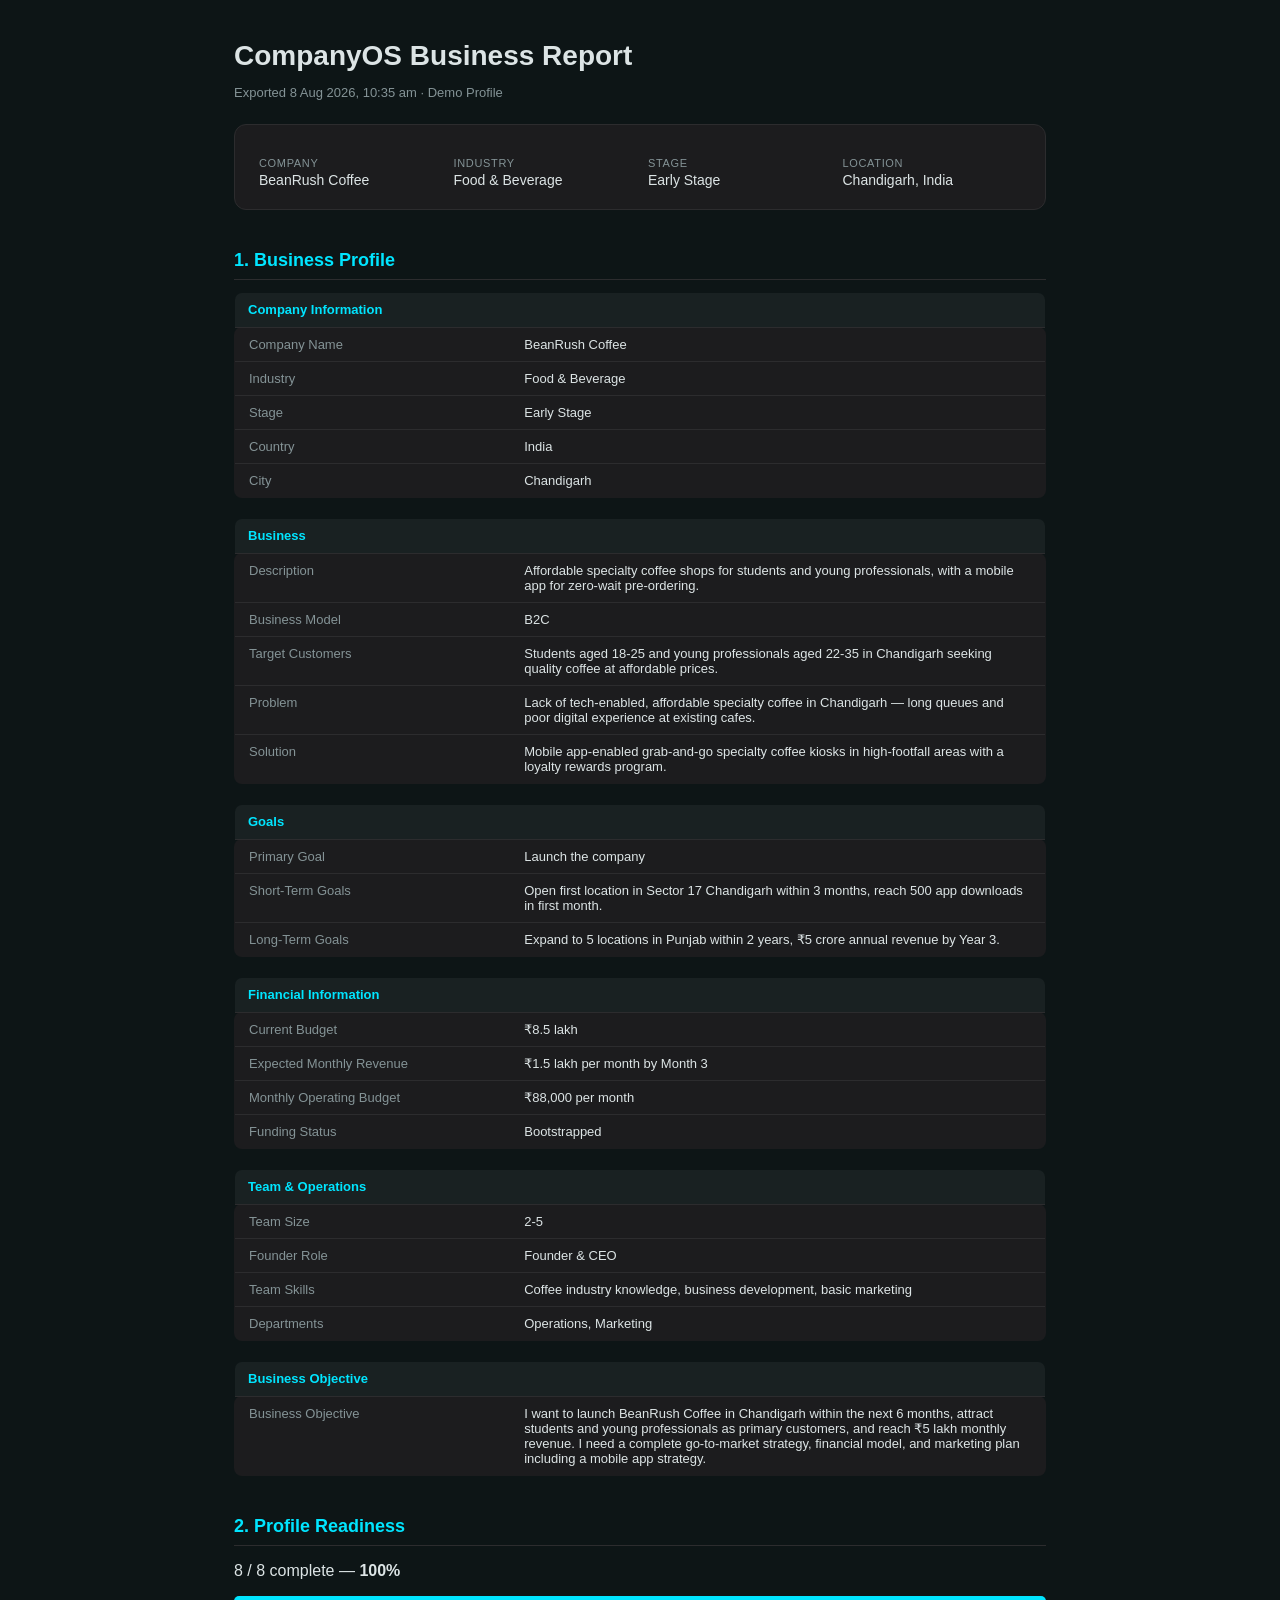
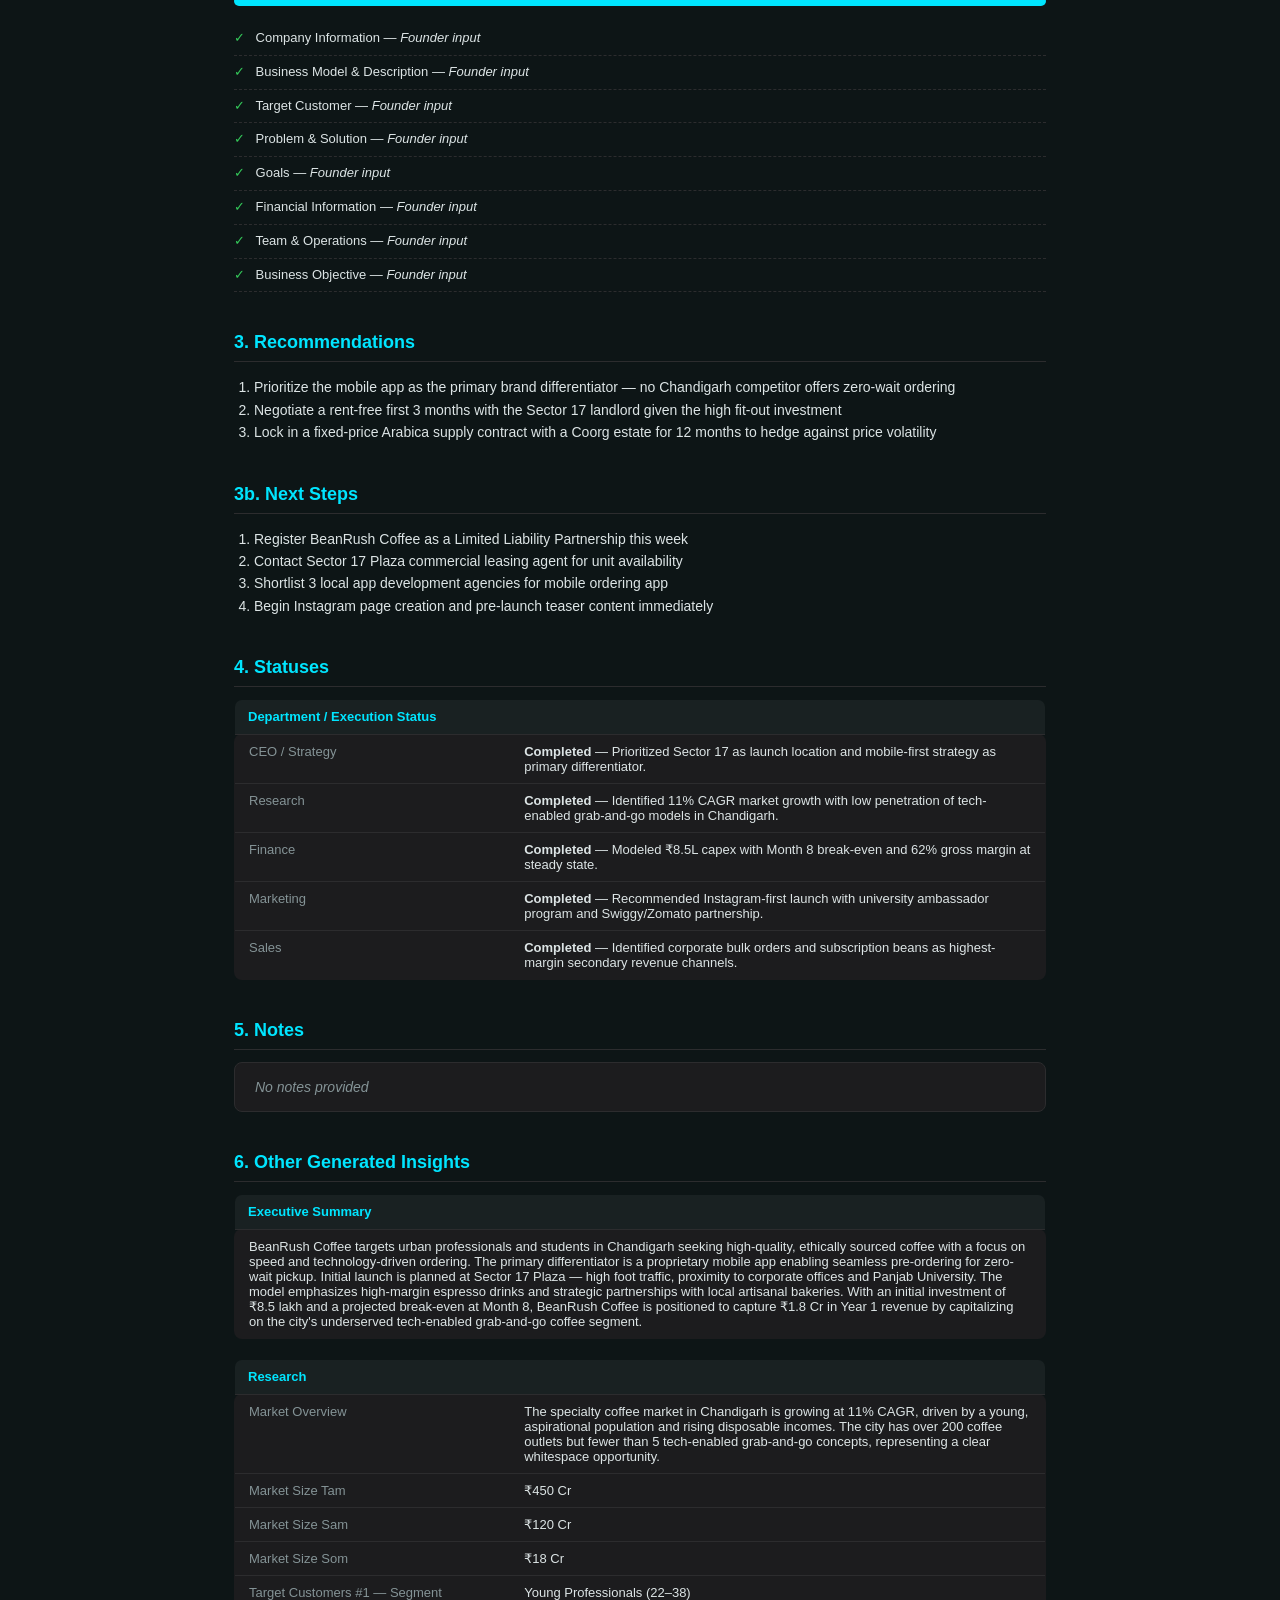
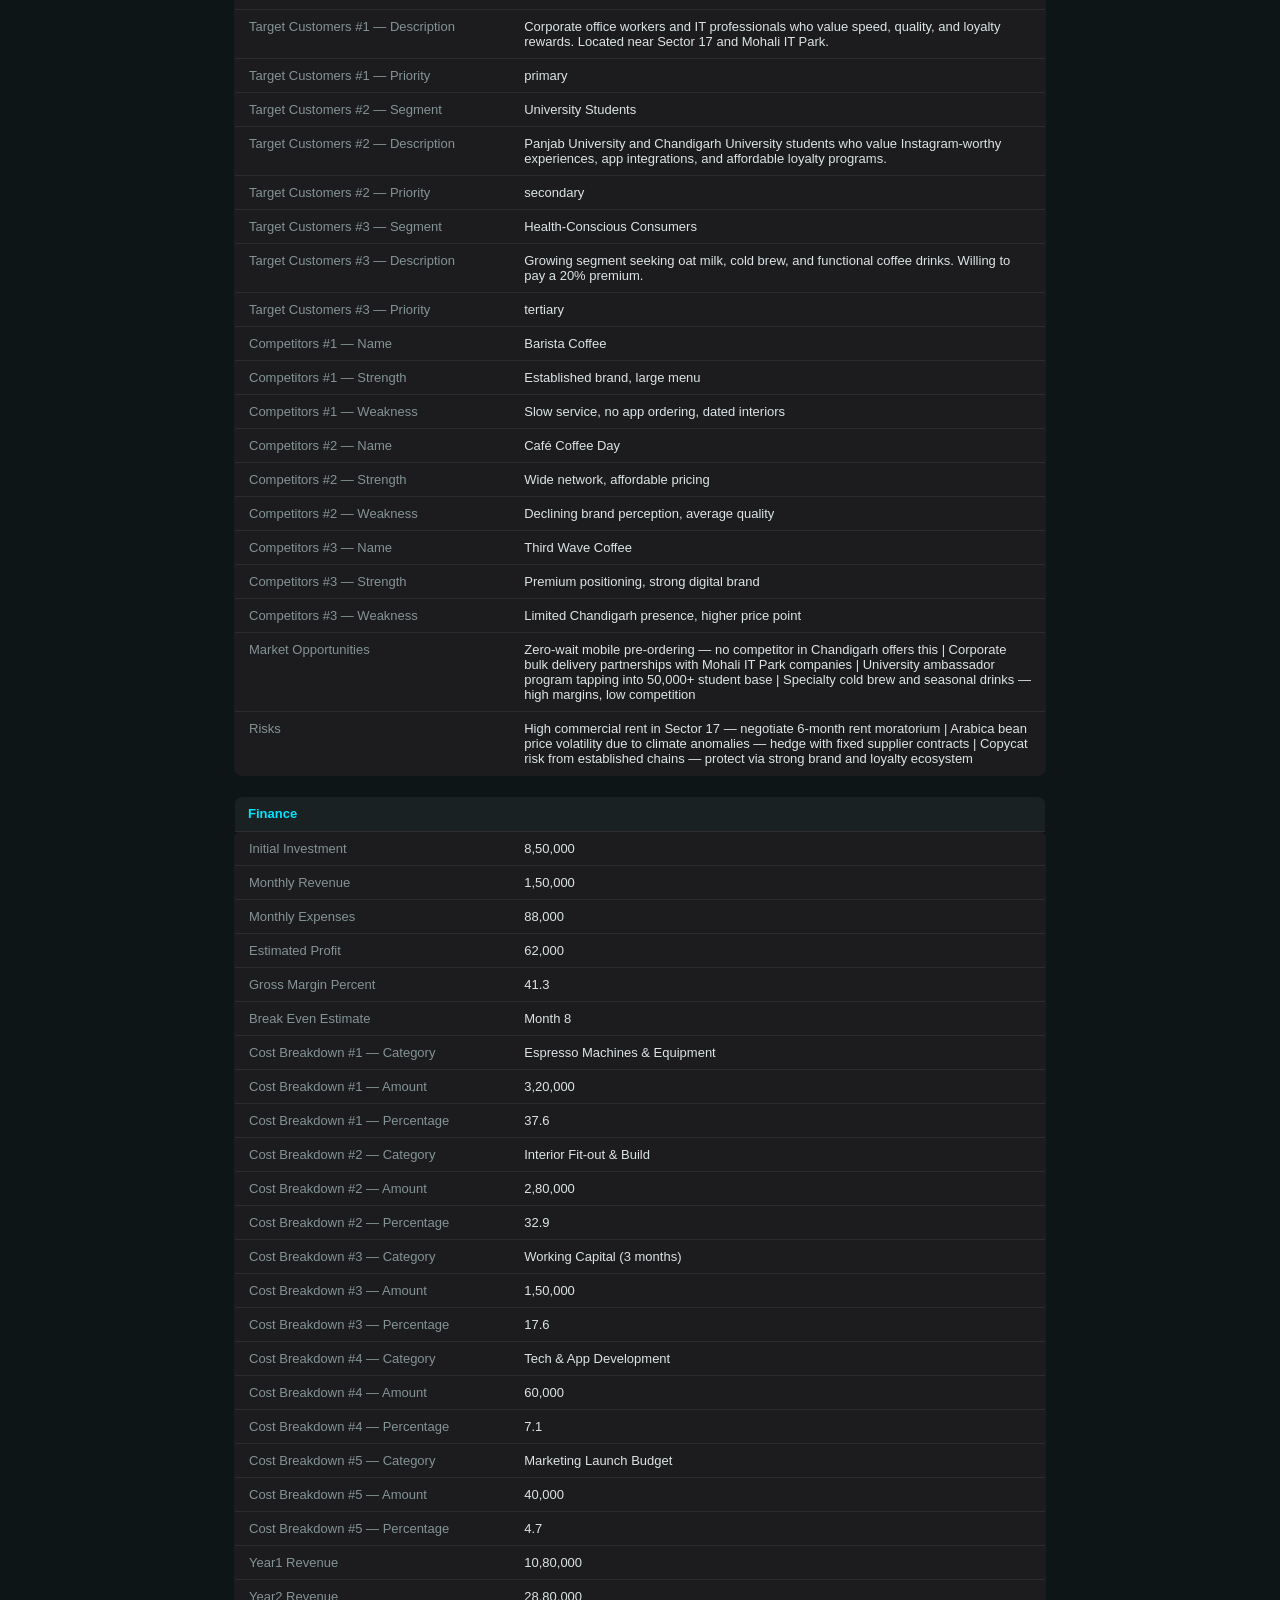
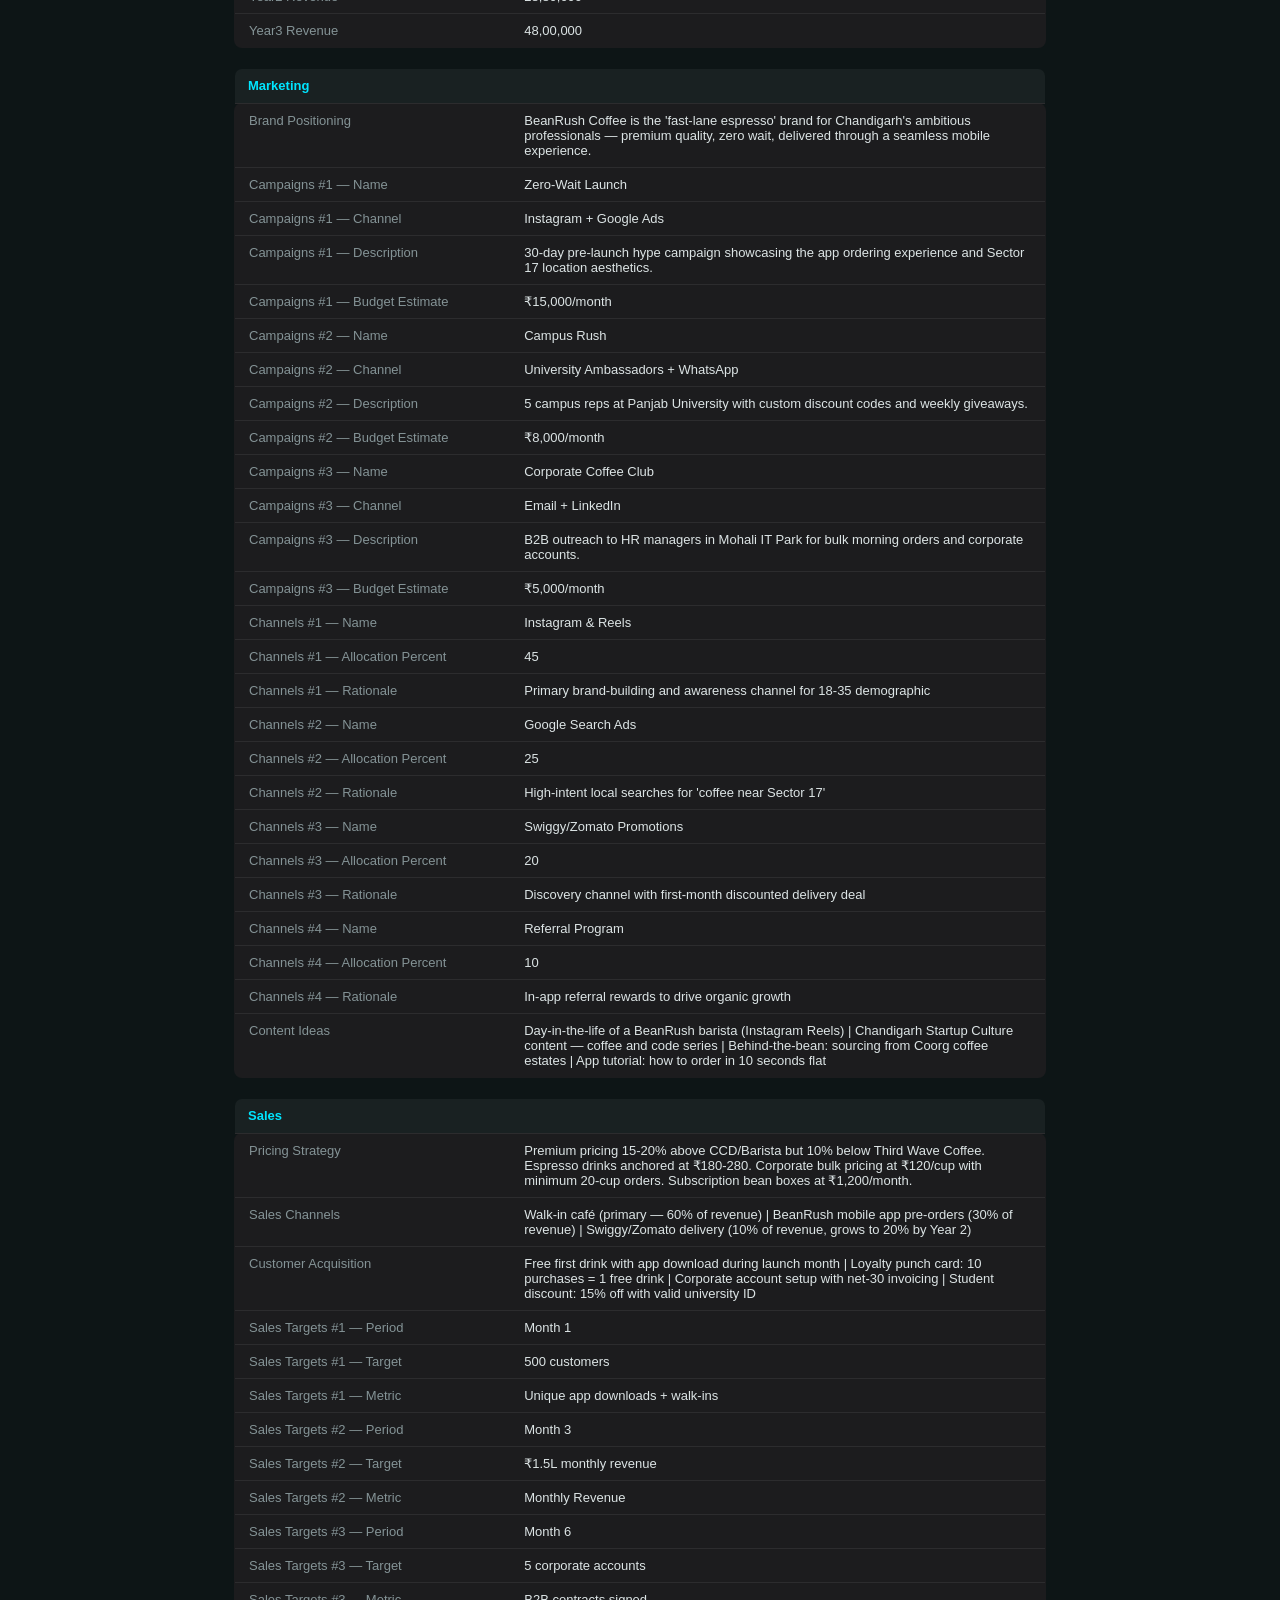
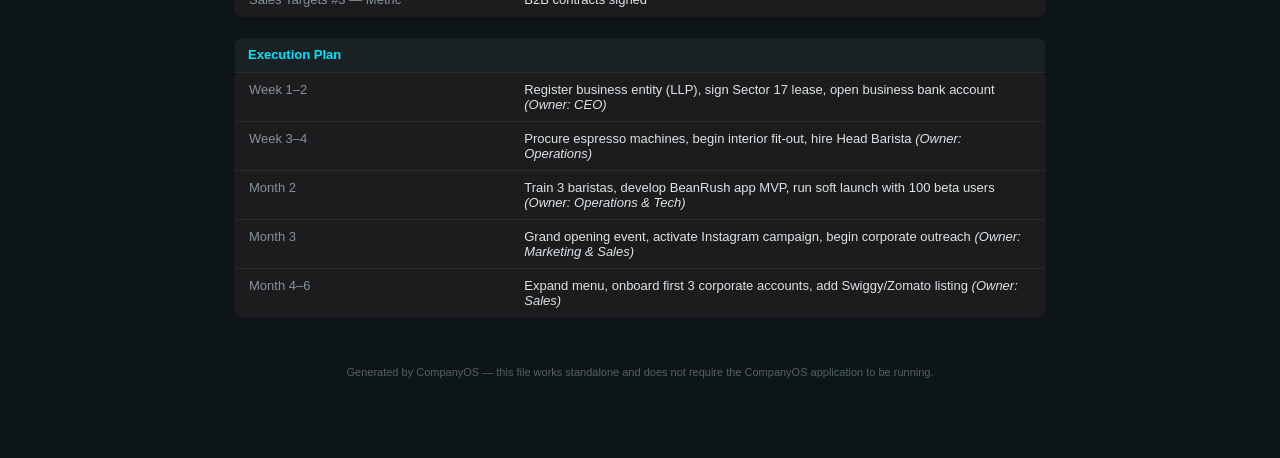
<file: sample_exports/BeanRush-Coffee-CompanyOS-Report.html>
<!DOCTYPE html>
<html lang="en">
<head>
<meta charset="utf-8">
<title>BeanRush Coffee — CompanyOS Business Report</title>
<style>
  * { box-sizing: border-box; }
  body { font-family: -apple-system, Segoe UI, Roboto, Inter, Arial, sans-serif; background:#0d1516; color:#dce4e5; margin:0; padding:0; }
  .wrap { max-width: 860px; margin: 0 auto; padding: 40px 24px 80px; }
  h1 { font-size: 28px; margin: 0 0 4px; }
  h2 { font-size: 18px; margin: 40px 0 12px; padding-bottom: 8px; border-bottom: 1px solid #2C2C2E; color:#00e5ff; }
  .subtitle { color:#849396; font-size: 13px; margin-bottom: 24px; }
  .header-card { background:#1C1C1E; border:1px solid #2C2C2E; border-radius:12px; padding:20px 24px; margin-bottom: 8px; }
  .header-grid { display:grid; grid-template-columns: repeat(auto-fit, minmax(160px,1fr)); gap:16px; margin-top:12px; }
  .header-grid div span.label { display:block; font-size:11px; text-transform:uppercase; letter-spacing:.06em; color:#849396; margin-bottom:2px; }
  .header-grid div span.value { font-size:14px; color:#dce4e5; }
  table.kv { width:100%; border-collapse: collapse; margin-bottom: 20px; background:#1C1C1E; border:1px solid #2C2C2E; border-radius:8px; overflow:hidden; }
  table.kv caption { text-align:left; font-weight:600; font-size:13px; padding:10px 14px; background:#192122; color:#00e5ff; caption-side: top; }
  table.kv th, table.kv td { text-align:left; padding:9px 14px; border-top:1px solid #2C2C2E; font-size:13px; vertical-align: top; }
  table.kv th { width: 34%; color:#849396; font-weight:500; }
  table.kv td { color:#dce4e5; word-break: break-word; }
  ol, ul { padding-left: 20px; font-size: 14px; line-height:1.6; }
  ul.readiness { list-style:none; padding-left:0; }
  ul.readiness li { padding:6px 0; border-bottom:1px dashed #2C2C2E; font-size:13px; }
  ul.readiness li .mark { display:inline-block; width:18px; }
  ul.readiness li.ok .mark { color:#34C759; }
  ul.readiness li.warn .mark { color:#f3bf26; }
  .progress-bar-bg { background:#2e3638; border-radius:6px; height:10px; overflow:hidden; margin: 8px 0 16px; }
  .progress-bar-fill { background:#00e5ff; height:100%; }
  .muted { color:#849396; font-style: italic; }
  .notes-box { background:#1C1C1E; border:1px solid #2C2C2E; border-radius:8px; padding:16px 20px; font-size:14px; white-space:pre-wrap; }
  footer { margin-top:48px; color:#516368; font-size:11px; text-align:center; }
  @media print { body { background:#fff; color:#111; } .header-card, table.kv, .notes-box { background:#fff; border-color:#ccc; } h2 { color:#111; } }
</style>
</head>
<body>
<div class="wrap">
  <h1>CompanyOS Business Report</h1>
  <p class="subtitle">Exported 8 Aug 2026, 10:35 am · Demo Profile</p>

  <div class="header-card">
    <div class="header-grid">
      <div><span class="label">Company</span><span class="value">BeanRush Coffee</span></div>
      <div><span class="label">Industry</span><span class="value">Food &amp; Beverage</span></div>
      <div><span class="label">Stage</span><span class="value">Early Stage</span></div>
      <div><span class="label">Location</span><span class="value">Chandigarh, India</span></div>
    </div>
  </div>

  <h2>1. Business Profile</h2>
  <table class="kv"><caption>Company Information</caption><tr><th>Company Name</th><td>BeanRush Coffee</td></tr><tr><th>Industry</th><td>Food &amp; Beverage</td></tr><tr><th>Stage</th><td>Early Stage</td></tr><tr><th>Country</th><td>India</td></tr><tr><th>City</th><td>Chandigarh</td></tr></table>
  <table class="kv"><caption>Business</caption><tr><th>Description</th><td>Affordable specialty coffee shops for students and young professionals, with a mobile app for zero-wait pre-ordering.</td></tr><tr><th>Business Model</th><td>B2C</td></tr><tr><th>Target Customers</th><td>Students aged 18-25 and young professionals aged 22-35 in Chandigarh seeking quality coffee at affordable prices.</td></tr><tr><th>Problem</th><td>Lack of tech-enabled, affordable specialty coffee in Chandigarh — long queues and poor digital experience at existing cafes.</td></tr><tr><th>Solution</th><td>Mobile app-enabled grab-and-go specialty coffee kiosks in high-footfall areas with a loyalty rewards program.</td></tr></table>
  <table class="kv"><caption>Goals</caption><tr><th>Primary Goal</th><td>Launch the company</td></tr><tr><th>Short-Term Goals</th><td>Open first location in Sector 17 Chandigarh within 3 months, reach 500 app downloads in first month.</td></tr><tr><th>Long-Term Goals</th><td>Expand to 5 locations in Punjab within 2 years, ₹5 crore annual revenue by Year 3.</td></tr></table>
  <table class="kv"><caption>Financial Information</caption><tr><th>Current Budget</th><td>₹8.5 lakh</td></tr><tr><th>Expected Monthly Revenue</th><td>₹1.5 lakh per month by Month 3</td></tr><tr><th>Monthly Operating Budget</th><td>₹88,000 per month</td></tr><tr><th>Funding Status</th><td>Bootstrapped</td></tr></table>
  <table class="kv"><caption>Team &amp; Operations</caption><tr><th>Team Size</th><td>2-5</td></tr><tr><th>Founder Role</th><td>Founder &amp; CEO</td></tr><tr><th>Team Skills</th><td>Coffee industry knowledge, business development, basic marketing</td></tr><tr><th>Departments</th><td>Operations, Marketing</td></tr></table>
  <table class="kv"><caption>Business Objective</caption><tr><th>Business Objective</th><td>I want to launch BeanRush Coffee in Chandigarh within the next 6 months, attract students and young professionals as primary customers, and reach ₹5 lakh monthly revenue. I need a complete go-to-market strategy, financial model, and marketing plan including a mobile app strategy.</td></tr></table>

  <h2>2. Profile Readiness</h2>
  <p>8 / 8 complete — <strong>100%</strong></p>
  <div class="progress-bar-bg"><div class="progress-bar-fill" style="width:100%"></div></div>
  <ul class="readiness"><li class="ok"><span class="mark">✓</span> Company Information — <em>Founder input</em></li><li class="ok"><span class="mark">✓</span> Business Model &amp; Description — <em>Founder input</em></li><li class="ok"><span class="mark">✓</span> Target Customer — <em>Founder input</em></li><li class="ok"><span class="mark">✓</span> Problem &amp; Solution — <em>Founder input</em></li><li class="ok"><span class="mark">✓</span> Goals — <em>Founder input</em></li><li class="ok"><span class="mark">✓</span> Financial Information — <em>Founder input</em></li><li class="ok"><span class="mark">✓</span> Team &amp; Operations — <em>Founder input</em></li><li class="ok"><span class="mark">✓</span> Business Objective — <em>Founder input</em></li></ul>

  <h2>3. Recommendations</h2>
  <ol><li>Prioritize the mobile app as the primary brand differentiator — no Chandigarh competitor offers zero-wait ordering</li><li>Negotiate a rent-free first 3 months with the Sector 17 landlord given the high fit-out investment</li><li>Lock in a fixed-price Arabica supply contract with a Coorg estate for 12 months to hedge against price volatility</li></ol>

  <h2>3b. Next Steps</h2>
  <ol><li>Register BeanRush Coffee as a Limited Liability Partnership this week</li><li>Contact Sector 17 Plaza commercial leasing agent for unit availability</li><li>Shortlist 3 local app development agencies for mobile ordering app</li><li>Begin Instagram page creation and pre-launch teaser content immediately</li></ol>

  <h2>4. Statuses</h2>
  <table class="kv"><caption>Department / Execution Status</caption><tr><th>CEO / Strategy</th><td><strong>Completed</strong> — Prioritized Sector 17 as launch location and mobile-first strategy as primary differentiator.</td></tr><tr><th>Research</th><td><strong>Completed</strong> — Identified 11% CAGR market growth with low penetration of tech-enabled grab-and-go models in Chandigarh.</td></tr><tr><th>Finance</th><td><strong>Completed</strong> — Modeled ₹8.5L capex with Month 8 break-even and 62% gross margin at steady state.</td></tr><tr><th>Marketing</th><td><strong>Completed</strong> — Recommended Instagram-first launch with university ambassador program and Swiggy/Zomato partnership.</td></tr><tr><th>Sales</th><td><strong>Completed</strong> — Identified corporate bulk orders and subscription beans as highest-margin secondary revenue channels.</td></tr></table>

  <h2>5. Notes</h2>
  <div class="notes-box"><span class="muted">No notes provided</span></div>

  <h2>6. Other Generated Insights</h2>
  <table class="kv"><caption>Executive Summary</caption><tr><td>BeanRush Coffee targets urban professionals and students in Chandigarh seeking high-quality, ethically sourced coffee with a focus on speed and technology-driven ordering. The primary differentiator is a proprietary mobile app enabling seamless pre-ordering for zero-wait pickup.

Initial launch is planned at Sector 17 Plaza — high foot traffic, proximity to corporate offices and Panjab University. The model emphasizes high-margin espresso drinks and strategic partnerships with local artisanal bakeries.

With an initial investment of ₹8.5 lakh and a projected break-even at Month 8, BeanRush Coffee is positioned to capture ₹1.8 Cr in Year 1 revenue by capitalizing on the city&#39;s underserved tech-enabled grab-and-go coffee segment.</td></tr></table>
  <table class="kv"><caption>Research</caption><tr><th>Market Overview</th><td>The specialty coffee market in Chandigarh is growing at 11% CAGR, driven by a young, aspirational population and rising disposable incomes. The city has over 200 coffee outlets but fewer than 5 tech-enabled grab-and-go concepts, representing a clear whitespace opportunity.</td></tr><tr><th>Market Size Tam</th><td>₹450 Cr</td></tr><tr><th>Market Size Sam</th><td>₹120 Cr</td></tr><tr><th>Market Size Som</th><td>₹18 Cr</td></tr><tr><th>Target Customers #1 — Segment</th><td>Young Professionals (22–38)</td></tr><tr><th>Target Customers #1 — Description</th><td>Corporate office workers and IT professionals who value speed, quality, and loyalty rewards. Located near Sector 17 and Mohali IT Park.</td></tr><tr><th>Target Customers #1 — Priority</th><td>primary</td></tr><tr><th>Target Customers #2 — Segment</th><td>University Students</td></tr><tr><th>Target Customers #2 — Description</th><td>Panjab University and Chandigarh University students who value Instagram-worthy experiences, app integrations, and affordable loyalty programs.</td></tr><tr><th>Target Customers #2 — Priority</th><td>secondary</td></tr><tr><th>Target Customers #3 — Segment</th><td>Health-Conscious Consumers</td></tr><tr><th>Target Customers #3 — Description</th><td>Growing segment seeking oat milk, cold brew, and functional coffee drinks. Willing to pay a 20% premium.</td></tr><tr><th>Target Customers #3 — Priority</th><td>tertiary</td></tr><tr><th>Competitors #1 — Name</th><td>Barista Coffee</td></tr><tr><th>Competitors #1 — Strength</th><td>Established brand, large menu</td></tr><tr><th>Competitors #1 — Weakness</th><td>Slow service, no app ordering, dated interiors</td></tr><tr><th>Competitors #2 — Name</th><td>Café Coffee Day</td></tr><tr><th>Competitors #2 — Strength</th><td>Wide network, affordable pricing</td></tr><tr><th>Competitors #2 — Weakness</th><td>Declining brand perception, average quality</td></tr><tr><th>Competitors #3 — Name</th><td>Third Wave Coffee</td></tr><tr><th>Competitors #3 — Strength</th><td>Premium positioning, strong digital brand</td></tr><tr><th>Competitors #3 — Weakness</th><td>Limited Chandigarh presence, higher price point</td></tr><tr><th>Market Opportunities</th><td>Zero-wait mobile pre-ordering — no competitor in Chandigarh offers this  |  Corporate bulk delivery partnerships with Mohali IT Park companies  |  University ambassador program tapping into 50,000+ student base  |  Specialty cold brew and seasonal drinks — high margins, low competition</td></tr><tr><th>Risks</th><td>High commercial rent in Sector 17 — negotiate 6-month rent moratorium  |  Arabica bean price volatility due to climate anomalies — hedge with fixed supplier contracts  |  Copycat risk from established chains — protect via strong brand and loyalty ecosystem</td></tr></table>
  <table class="kv"><caption>Finance</caption><tr><th>Initial Investment</th><td>8,50,000</td></tr><tr><th>Monthly Revenue</th><td>1,50,000</td></tr><tr><th>Monthly Expenses</th><td>88,000</td></tr><tr><th>Estimated Profit</th><td>62,000</td></tr><tr><th>Gross Margin Percent</th><td>41.3</td></tr><tr><th>Break Even Estimate</th><td>Month 8</td></tr><tr><th>Cost Breakdown #1 — Category</th><td>Espresso Machines &amp; Equipment</td></tr><tr><th>Cost Breakdown #1 — Amount</th><td>3,20,000</td></tr><tr><th>Cost Breakdown #1 — Percentage</th><td>37.6</td></tr><tr><th>Cost Breakdown #2 — Category</th><td>Interior Fit-out &amp; Build</td></tr><tr><th>Cost Breakdown #2 — Amount</th><td>2,80,000</td></tr><tr><th>Cost Breakdown #2 — Percentage</th><td>32.9</td></tr><tr><th>Cost Breakdown #3 — Category</th><td>Working Capital (3 months)</td></tr><tr><th>Cost Breakdown #3 — Amount</th><td>1,50,000</td></tr><tr><th>Cost Breakdown #3 — Percentage</th><td>17.6</td></tr><tr><th>Cost Breakdown #4 — Category</th><td>Tech &amp; App Development</td></tr><tr><th>Cost Breakdown #4 — Amount</th><td>60,000</td></tr><tr><th>Cost Breakdown #4 — Percentage</th><td>7.1</td></tr><tr><th>Cost Breakdown #5 — Category</th><td>Marketing Launch Budget</td></tr><tr><th>Cost Breakdown #5 — Amount</th><td>40,000</td></tr><tr><th>Cost Breakdown #5 — Percentage</th><td>4.7</td></tr><tr><th>Year1 Revenue</th><td>10,80,000</td></tr><tr><th>Year2 Revenue</th><td>28,80,000</td></tr><tr><th>Year3 Revenue</th><td>48,00,000</td></tr></table>
  <table class="kv"><caption>Marketing</caption><tr><th>Brand Positioning</th><td>BeanRush Coffee is the &#39;fast-lane espresso&#39; brand for Chandigarh&#39;s ambitious professionals — premium quality, zero wait, delivered through a seamless mobile experience.</td></tr><tr><th>Campaigns #1 — Name</th><td>Zero-Wait Launch</td></tr><tr><th>Campaigns #1 — Channel</th><td>Instagram + Google Ads</td></tr><tr><th>Campaigns #1 — Description</th><td>30-day pre-launch hype campaign showcasing the app ordering experience and Sector 17 location aesthetics.</td></tr><tr><th>Campaigns #1 — Budget Estimate</th><td>₹15,000/month</td></tr><tr><th>Campaigns #2 — Name</th><td>Campus Rush</td></tr><tr><th>Campaigns #2 — Channel</th><td>University Ambassadors + WhatsApp</td></tr><tr><th>Campaigns #2 — Description</th><td>5 campus reps at Panjab University with custom discount codes and weekly giveaways.</td></tr><tr><th>Campaigns #2 — Budget Estimate</th><td>₹8,000/month</td></tr><tr><th>Campaigns #3 — Name</th><td>Corporate Coffee Club</td></tr><tr><th>Campaigns #3 — Channel</th><td>Email + LinkedIn</td></tr><tr><th>Campaigns #3 — Description</th><td>B2B outreach to HR managers in Mohali IT Park for bulk morning orders and corporate accounts.</td></tr><tr><th>Campaigns #3 — Budget Estimate</th><td>₹5,000/month</td></tr><tr><th>Channels #1 — Name</th><td>Instagram &amp; Reels</td></tr><tr><th>Channels #1 — Allocation Percent</th><td>45</td></tr><tr><th>Channels #1 — Rationale</th><td>Primary brand-building and awareness channel for 18-35 demographic</td></tr><tr><th>Channels #2 — Name</th><td>Google Search Ads</td></tr><tr><th>Channels #2 — Allocation Percent</th><td>25</td></tr><tr><th>Channels #2 — Rationale</th><td>High-intent local searches for &#39;coffee near Sector 17&#39;</td></tr><tr><th>Channels #3 — Name</th><td>Swiggy/Zomato Promotions</td></tr><tr><th>Channels #3 — Allocation Percent</th><td>20</td></tr><tr><th>Channels #3 — Rationale</th><td>Discovery channel with first-month discounted delivery deal</td></tr><tr><th>Channels #4 — Name</th><td>Referral Program</td></tr><tr><th>Channels #4 — Allocation Percent</th><td>10</td></tr><tr><th>Channels #4 — Rationale</th><td>In-app referral rewards to drive organic growth</td></tr><tr><th>Content Ideas</th><td>Day-in-the-life of a BeanRush barista (Instagram Reels)  |  Chandigarh Startup Culture content — coffee and code series  |  Behind-the-bean: sourcing from Coorg coffee estates  |  App tutorial: how to order in 10 seconds flat</td></tr></table>
  <table class="kv"><caption>Sales</caption><tr><th>Pricing Strategy</th><td>Premium pricing 15-20% above CCD/Barista but 10% below Third Wave Coffee. Espresso drinks anchored at ₹180-280. Corporate bulk pricing at ₹120/cup with minimum 20-cup orders. Subscription bean boxes at ₹1,200/month.</td></tr><tr><th>Sales Channels</th><td>Walk-in café (primary — 60% of revenue)  |  BeanRush mobile app pre-orders (30% of revenue)  |  Swiggy/Zomato delivery (10% of revenue, grows to 20% by Year 2)</td></tr><tr><th>Customer Acquisition</th><td>Free first drink with app download during launch month  |  Loyalty punch card: 10 purchases = 1 free drink  |  Corporate account setup with net-30 invoicing  |  Student discount: 15% off with valid university ID</td></tr><tr><th>Sales Targets #1 — Period</th><td>Month 1</td></tr><tr><th>Sales Targets #1 — Target</th><td>500 customers</td></tr><tr><th>Sales Targets #1 — Metric</th><td>Unique app downloads + walk-ins</td></tr><tr><th>Sales Targets #2 — Period</th><td>Month 3</td></tr><tr><th>Sales Targets #2 — Target</th><td>₹1.5L monthly revenue</td></tr><tr><th>Sales Targets #2 — Metric</th><td>Monthly Revenue</td></tr><tr><th>Sales Targets #3 — Period</th><td>Month 6</td></tr><tr><th>Sales Targets #3 — Target</th><td>5 corporate accounts</td></tr><tr><th>Sales Targets #3 — Metric</th><td>B2B contracts signed</td></tr></table>
  <table class="kv"><caption>Execution Plan</caption><tr><th>Week 1–2</th><td>Register business entity (LLP), sign Sector 17 lease, open business bank account <em>(Owner: CEO)</em></td></tr><tr><th>Week 3–4</th><td>Procure espresso machines, begin interior fit-out, hire Head Barista <em>(Owner: Operations)</em></td></tr><tr><th>Month 2</th><td>Train 3 baristas, develop BeanRush app MVP, run soft launch with 100 beta users <em>(Owner: Operations &amp; Tech)</em></td></tr><tr><th>Month 3</th><td>Grand opening event, activate Instagram campaign, begin corporate outreach <em>(Owner: Marketing &amp; Sales)</em></td></tr><tr><th>Month 4–6</th><td>Expand menu, onboard first 3 corporate accounts, add Swiggy/Zomato listing <em>(Owner: Sales)</em></td></tr></table>

  <footer>Generated by CompanyOS — this file works standalone and does not require the CompanyOS application to be running.</footer>
</div>
</body>
</html>
</file>
